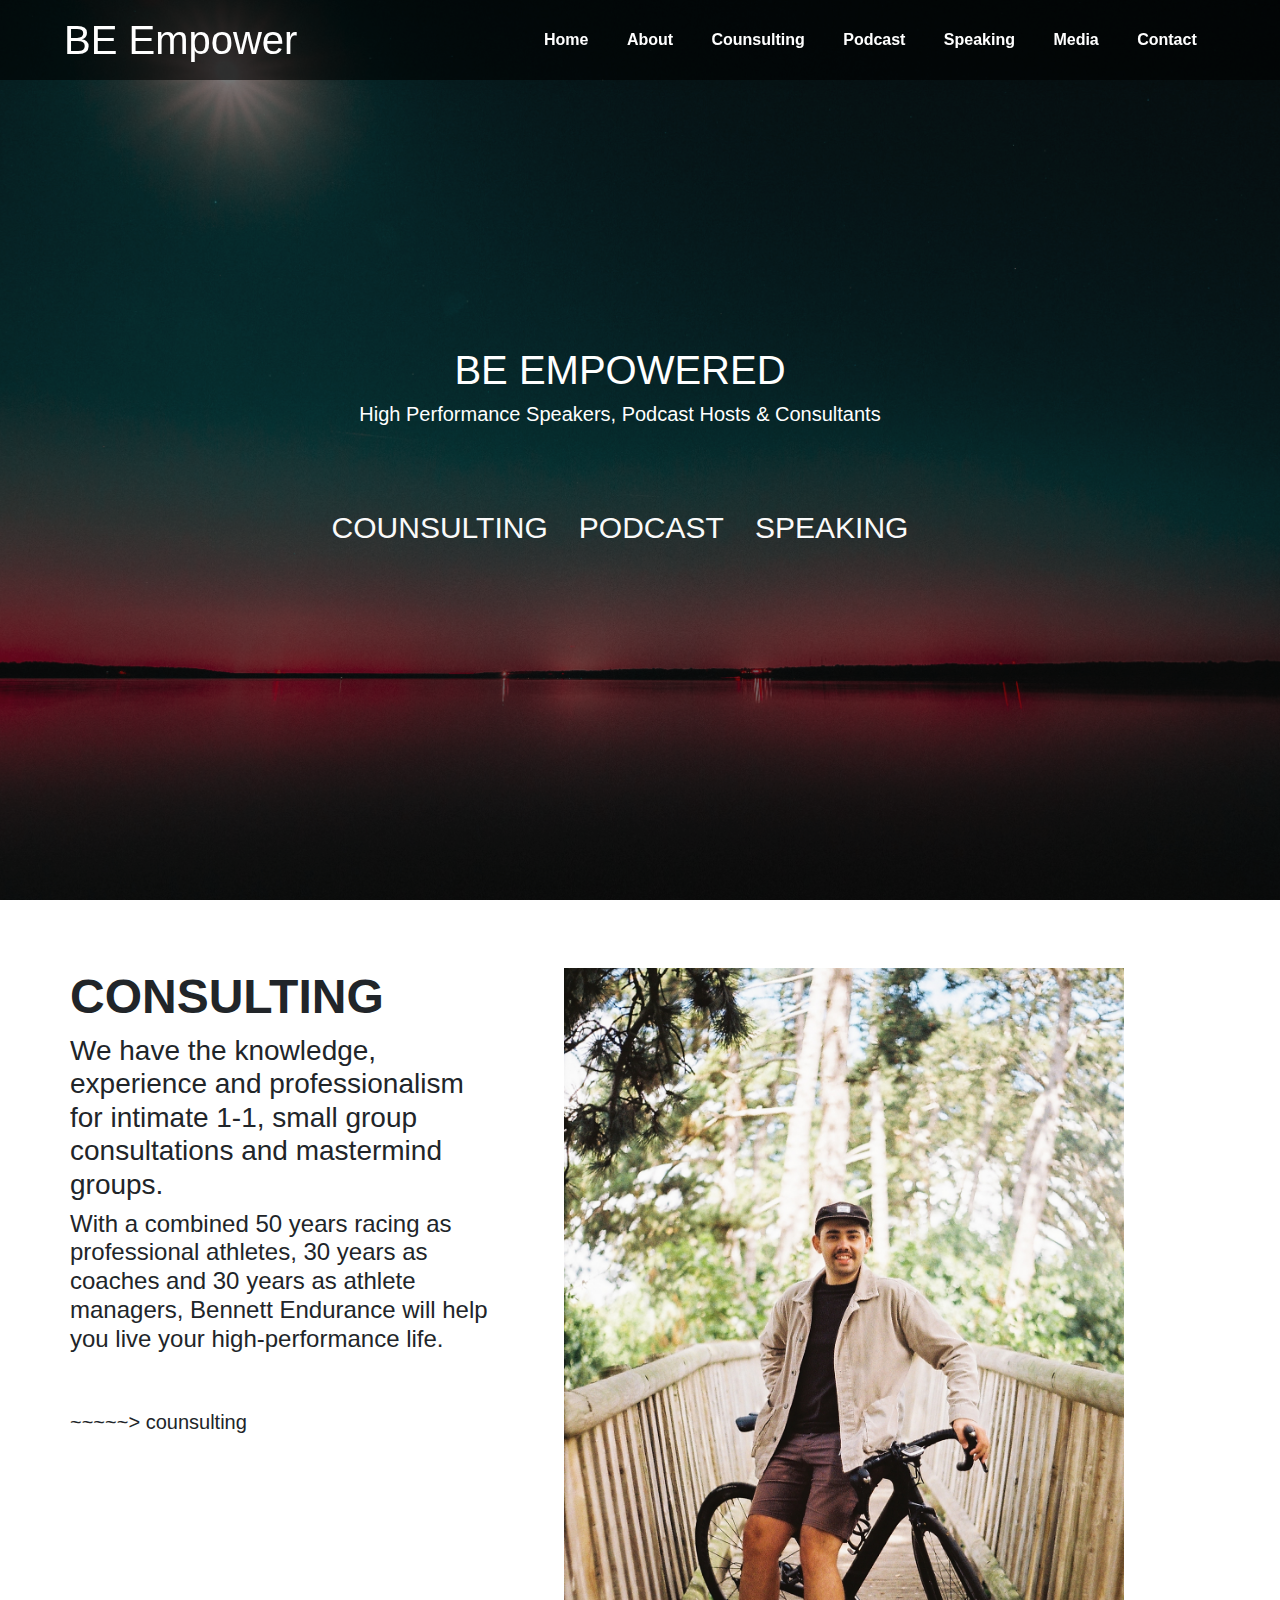
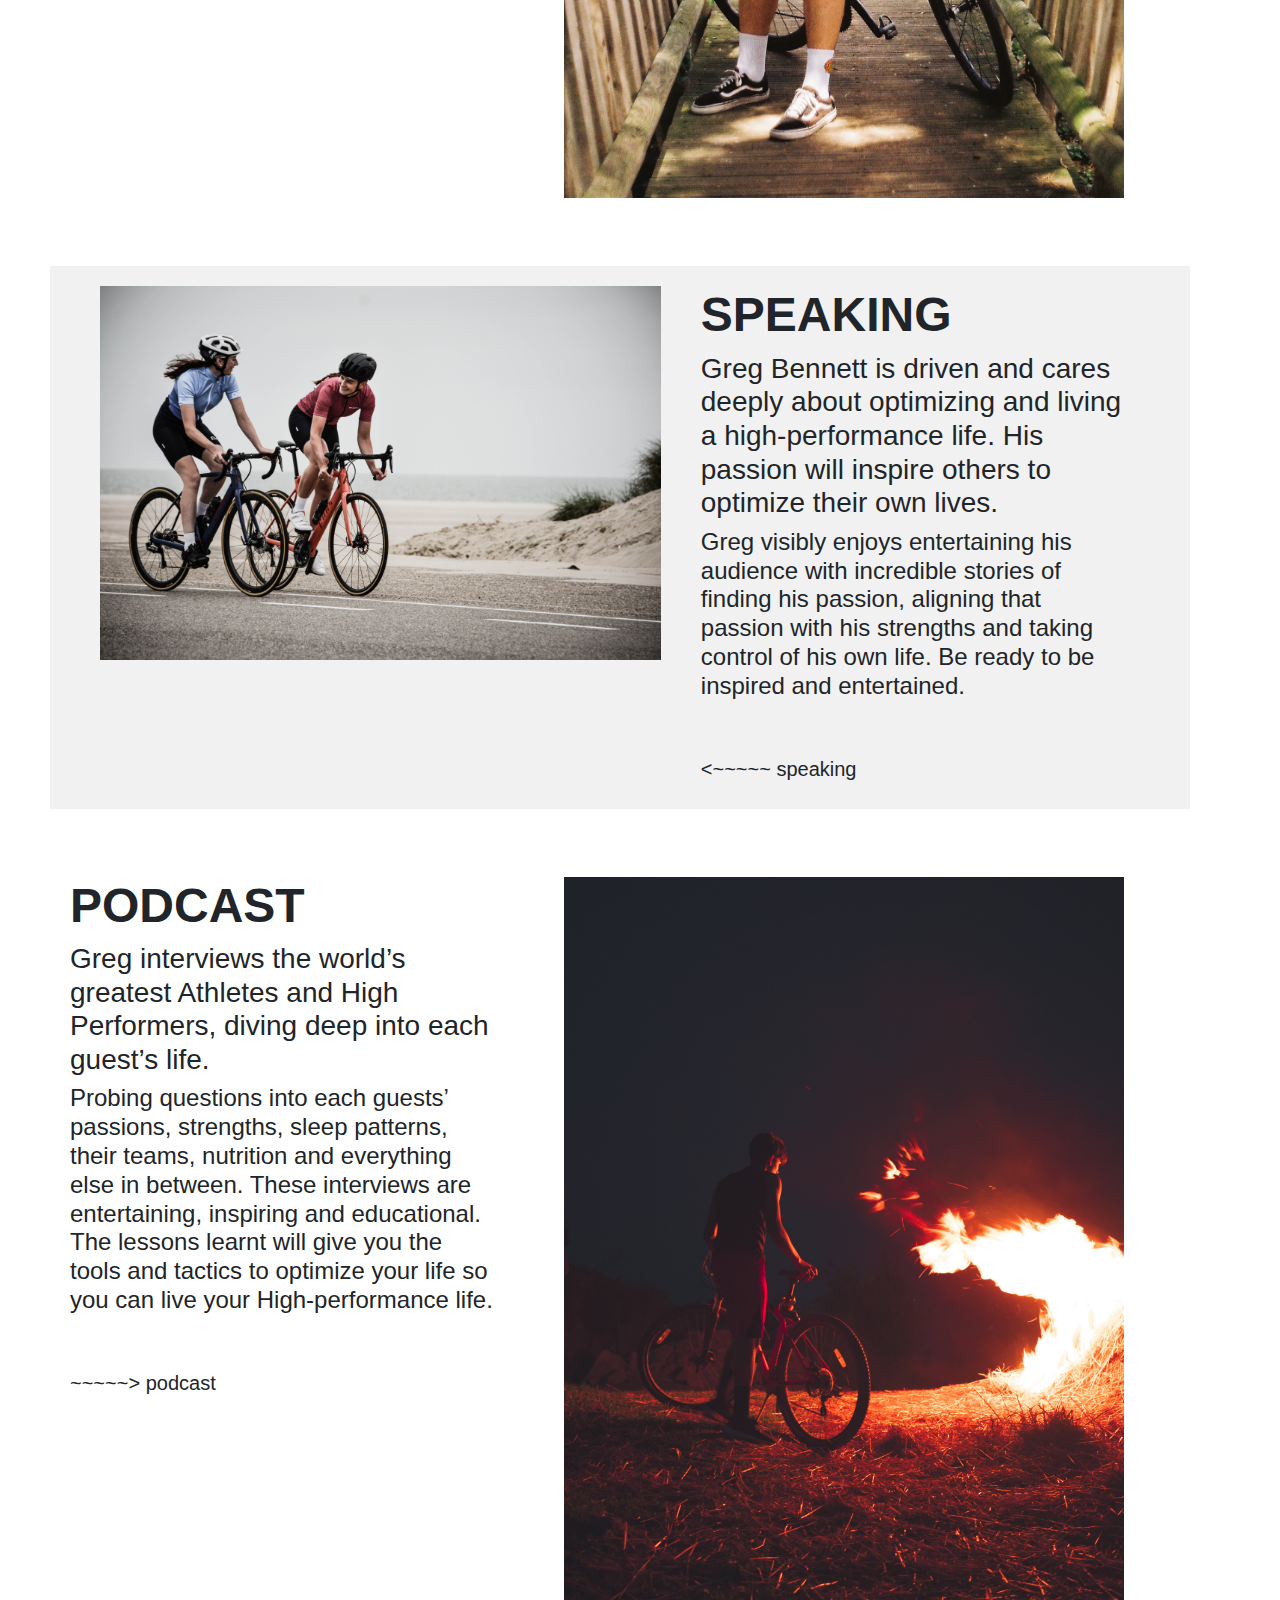
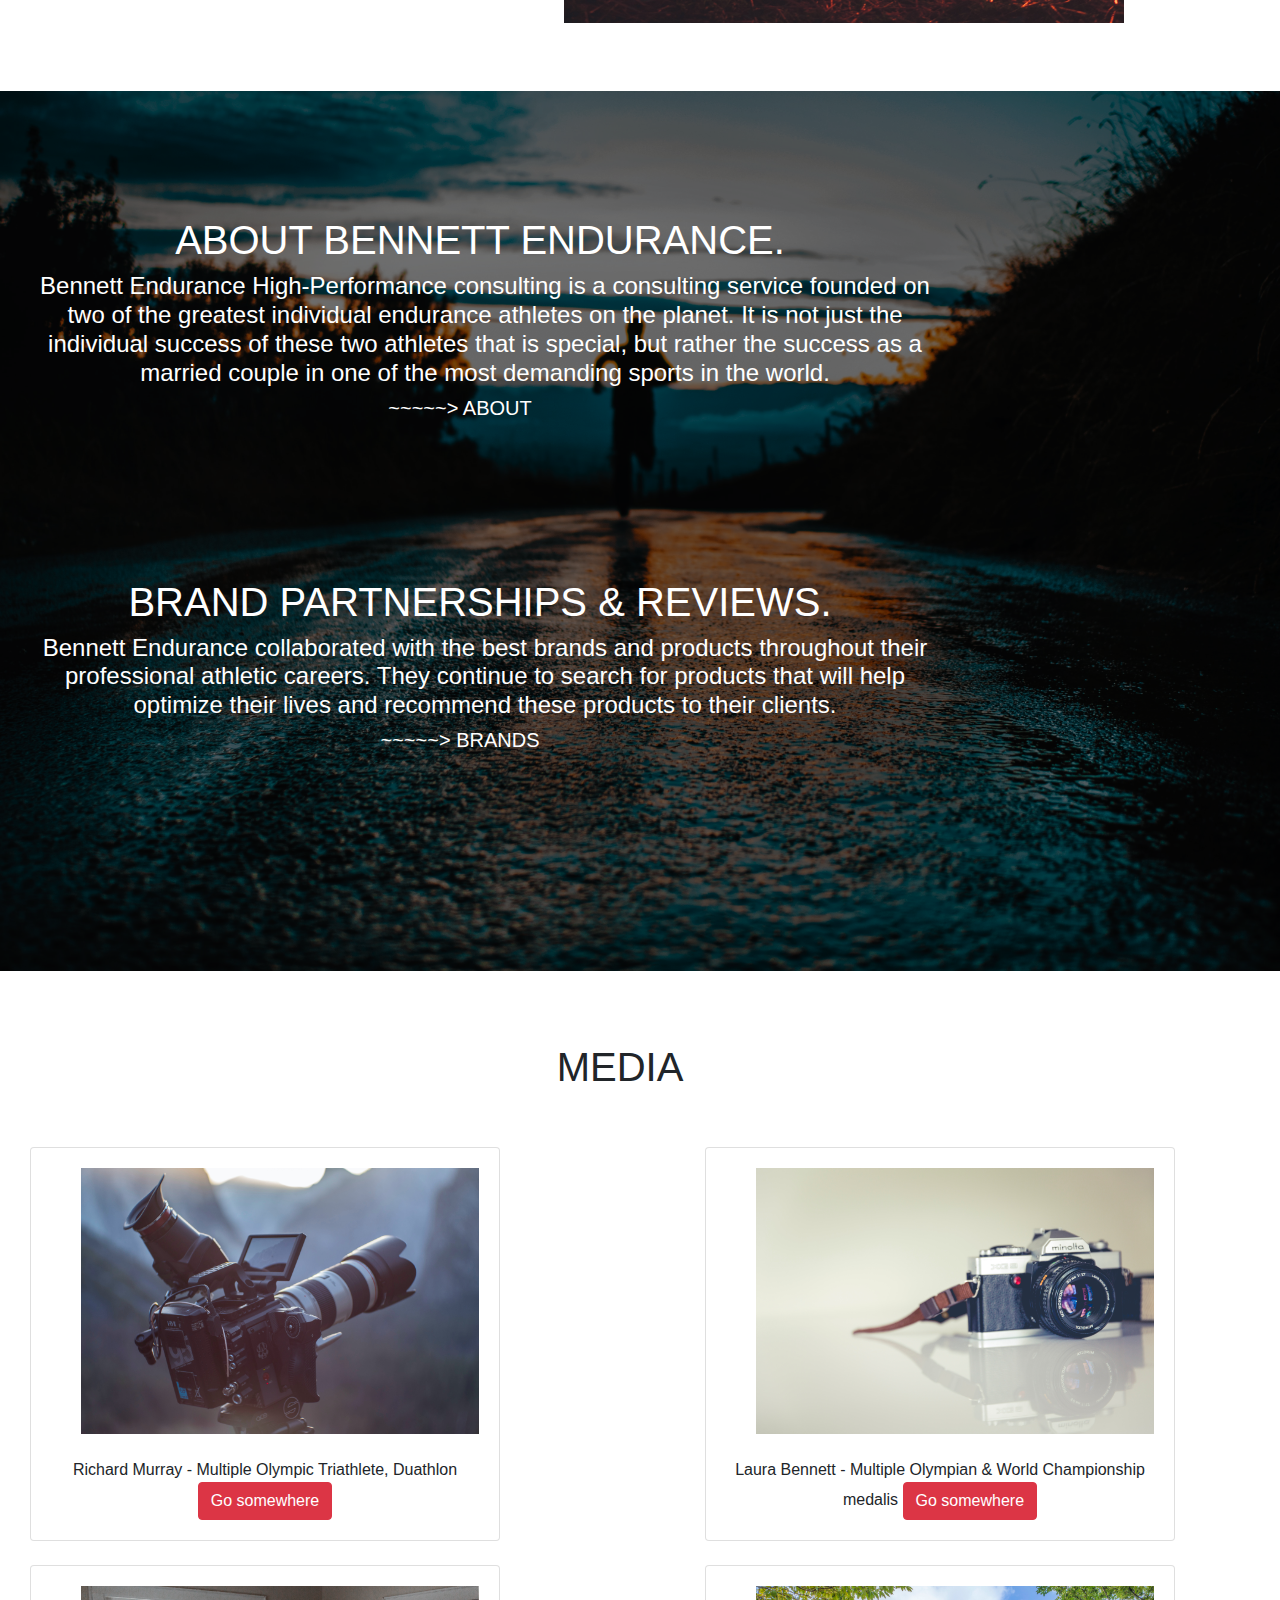
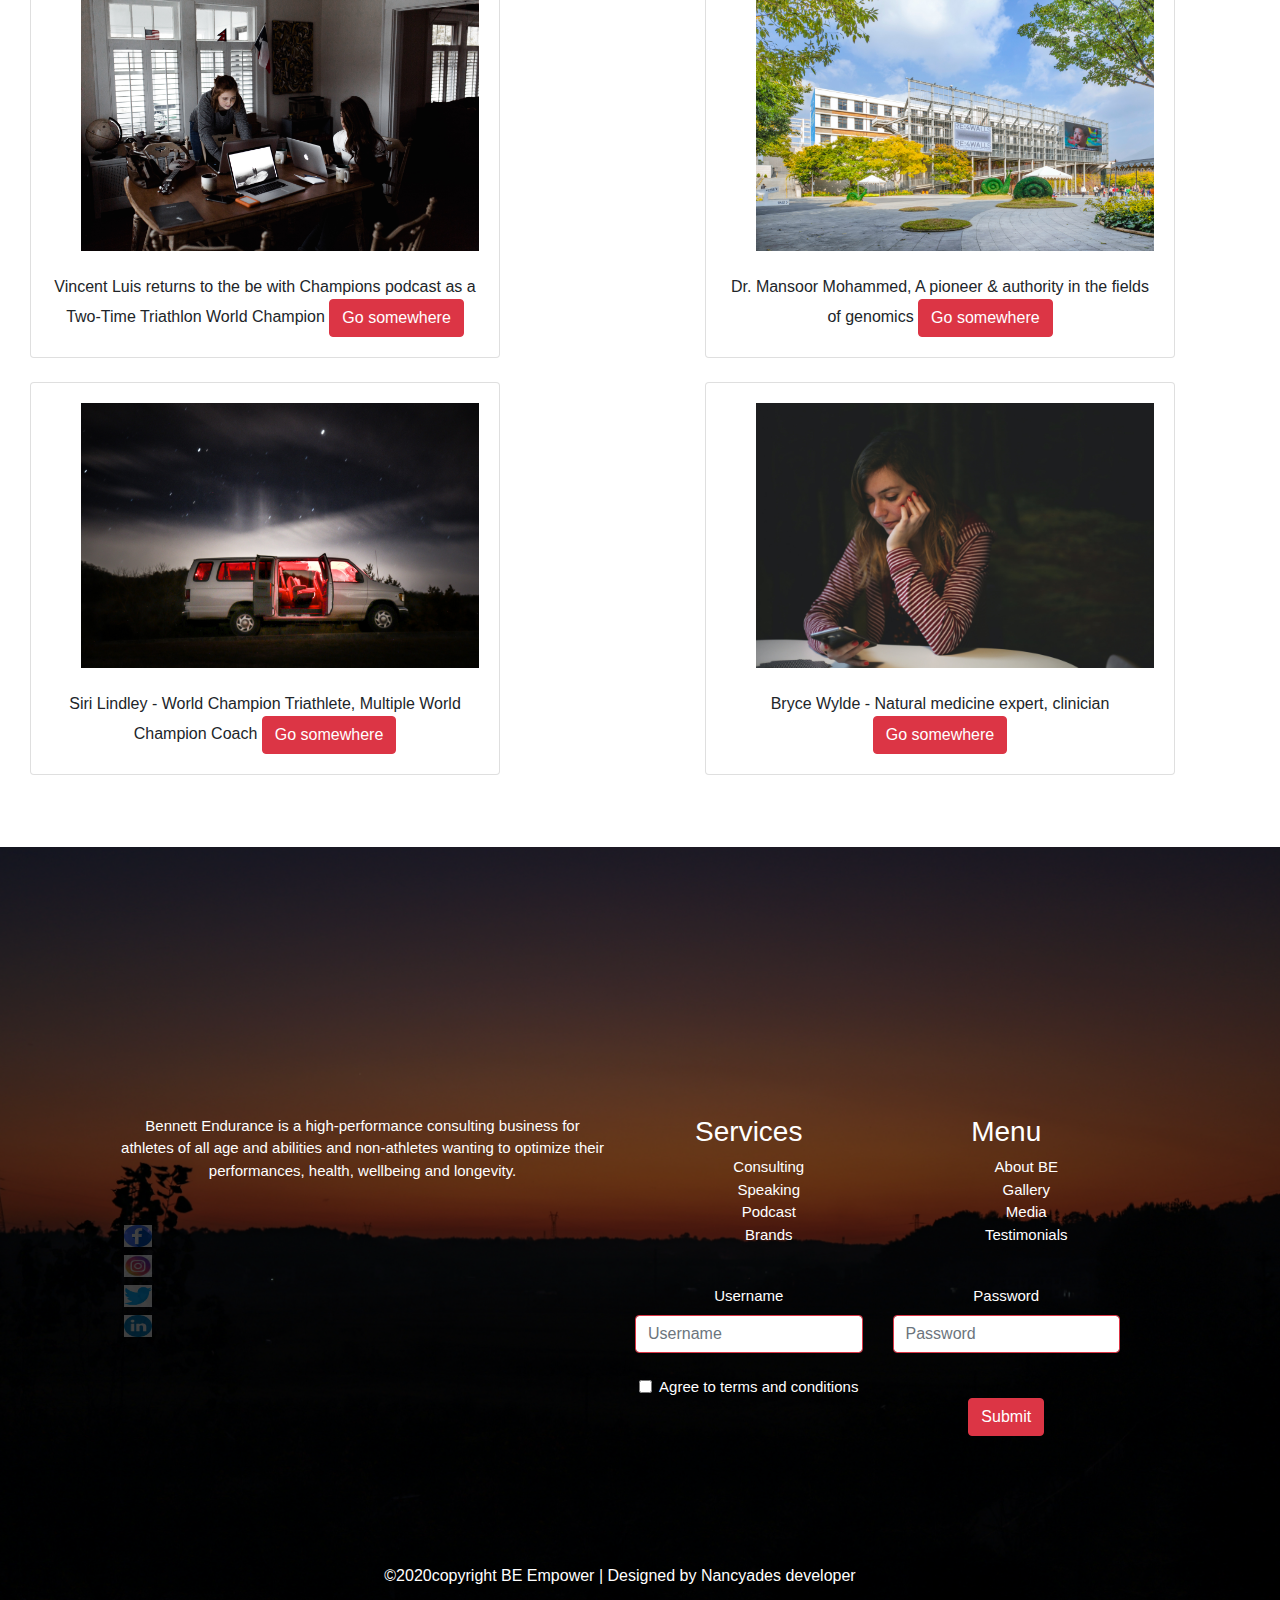
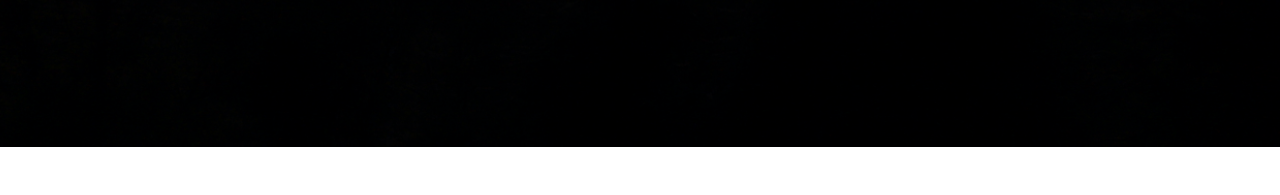
<file: index.html>
<?php
include"power.php";
?>

<!DOCTYPE html>
<html lang="en">
<head>
    <meta charset="UTF-8">
    <meta name="viewport" content="width=device-width, initial-scale=1.0">
    <meta name="viewport" content="width=device-width, initial-scale=1, shrink-to-fit=no">
    <title>empower</title>
    <link rel="stylesheet" href="https://maxcdn.bootstrapcdn.com/bootstrap/4.0.0/css/bootstrap.min.css" integrity="sha384-Gn5384xqQ1aoWXA+058RXPxPg6fy4IWvTNh0E263XmFcJlSAwiGgFAW/dAiS6JXm" crossorigin="anonymous">
    <link rel="stylesheet" href="style.css">
</head>
<body>
    <!--***********************top*********************************************-->
   
        
    <div class="background">
        <img src="assets/bg.jpg" alt="">
        <header>
          <nav>
            <input id="nav-toggle" type="checkbox">
           <label class="logo">BE Empower</label>
           <ul class="links">
               <a href="index.html" class="active">Home</a>
               <a href="about.html"><li>About</li></a>
               <a href=""><li>Counsulting</li></a>
               <a href=""><li>Podcast</li></a>
               <a href=""><li>Speaking</li></a>
               <a href=""><li>Media</li></a>
               <a href=""><li>Contact</li></a>   
           </ul>
          <label for="nav-toggle" class="icon-burger">
            <div class="line"></div>
            <div class="line"></div>
            <div class="line"></div>
          </label>
       </nav>
       </header>
       
    
        <div class="content">
                <h1>BE EMPOWERED</h1>
                <h5>High Performance Speakers, Podcast Hosts & Consultants</h5>
             <br>
        <div class="links">
               <span><a href="">COUNSULTING</a></span>
               <span><a href="">PODCAST</a></span> 
               <span><a href="">SPEAKING</a></span>  
        </div>
        </div> 
    </div><br><br>


    <!--****************************middle********************************************-->
  <!-- leftside conent -->
<div class="container">
   
    <div class="row">
            <div class="column-66">
                <h1 class="large-font"><b>CONSULTING</b></h1>
                <h3> We have the knowledge, experience and 
                     professionalism for intimate 1-1, small 
                     group consultations and mastermind groups.</h3> 
                <h4> With a combined 50 years racing as professional 
                     athletes, 30 years as coaches and 30 years as 
                     athlete managers, Bennett Endurance will help 
                     you live your high-performance life.</h4> <br><br>
                <h5>~~~~~> <span>counsulting</span></h5>
            </div>
            <div class="column-33">
                <img src="assets/speaking.jpg" width="700" >
            </div>    
    </div> 
  </div> <br><br>
  
<!-- rightside content -->
<div class="container" style="background-color:#f1f1f1">
    <div class="row">
        <div class="column-33">
           <img src="assets/consulting.jpg" alt="App" width="700" >
        </div>
        <div class="column-66">
            <h1 class="large-font"><b>SPEAKING</b></h1>
            <h3>Greg Bennett is driven and cares deeply about 
                optimizing and living a high-performance life. 
                His passion will inspire others to optimize their own lives.</h3>
            <h4>Greg visibly enjoys entertaining his audience 
                with incredible stories of finding his passion, 
                aligning that passion with his strengths and taking 
                control of his own life. Be ready to be
                inspired and entertained.
            </h4> <br><br>
            <h5><~~~~~ <span>speaking</span></h5>
        </div>
    </div>
</div><br><br>

<!-- leftside content -->
<div class="container">
    <div class="row">
        <div class="column-66">
            <h1 class="large-font"><b>PODCAST</b></h1>
            <h3>Greg interviews the world’s greatest 
                Athletes and High Performers, diving 
                deep into each guest’s life.</h3>
            <h4>Probing questions into each guests’ 
                passions, strengths, sleep patterns, 
                their teams, nutrition and everything 
                else in between. These interviews are 
                entertaining, inspiring and educational. 
                The lessons learnt will give you the tools and 
                tactics to optimize your life so you can live 
                your High-performance life. </h4> <br> <br>
            <h5>~~~~~> <span>podcast</span></h5>
        </div>
        <div class="column-33">
            <img src="assets/podcast.jpg" width="700" >
        </div>
    </div>
</div><br><br>

<!--*****************************next portion***********************************************-->
<div class="about">
    <img src="assets/bg1.jpg" alt="">
    <div class="text"><br>
    <h1>ABOUT BENNETT ENDURANCE.</h1>
    <h4>Bennett Endurance High-Performance consulting 
        is a consulting service founded on two of the 
        greatest individual endurance athletes on the planet. 
        It is not just the individual success of these two 
        athletes that is special, but rather the success as a 
        married couple in one of the most demanding sports in the world.
    </h4> 
    <h5>~~~~~> <span>ABOUT</span></h5> <br><br>

    <h1>BRAND PARTNERSHIPS & REVIEWS.</h1>
    <h4>Bennett Endurance collaborated with 
        the best brands and products throughout 
        their professional athletic careers. They 
        continue to search for products that will help 
        optimize their lives and recommend these products to 
        their clients.</h4>
    <h5>~~~~~> <span>BRANDS</span></h5> <br><br>
    </div> <br> 
 </div> <br><br><br>

<!--****************************************** *nextportion********************************************--> 
<center>
 <h1>MEDIA</h1> <br> <br>
</center>
 <div class="row">
    <div class="col-sm-6">
      <div class="box">
        <div class="card text-center">
          <div class="card-body">
            <img src="assets/1.jpg" alt=""><br>
            Richard Murray - Multiple Olympic Triathlete, Duathlon
            <a href="#" class="btn btn-danger">Go somewhere</a>
          </div>
       </div>
      </div>
    </div>
    <div class="col-sm-6">
      <div class="box">
        <div class="card text-center">
          <div class="card-body">
            <img src="assets/2.jpg" alt=""><br>
            Laura Bennett - Multiple Olympian & World Championship medalis
            <a href="#" class="btn btn-danger">Go somewhere</a>
          </div>
        </div>
      </div>
    </div>
  </div><br>


  <div class="row">
    <div class="col-sm-6">
      <div class="box">
        <div class="card text-center">
          <div class="card-body">
            <img src="assets/3.jpg" alt=""><br>
            Vincent Luis returns to the be with Champions podcast as a Two-Time Triathlon World Champion
            <a href="#" class="btn btn-danger">Go somewhere</a>
          </div>
        </div>
      </div>
    </div>
    <div class="col-sm-6">
      <div class="box">
        <div class="card text-center">
          <div class="card-body">
            <img src="assets/4.jpg" alt=""><br>
            Dr. Mansoor Mohammed, A pioneer & authority in the fields of genomics 
            <a href="#" class="btn btn-danger">Go somewhere</a>
          </div>
        </div>
      </div>
    </div>
  </div> <br>

  <div class="row">
    <div class="col-sm-6">
      <div class="box">
        <div class="card text-center">
          <div class="card-body">
            <img src="assets/6.jpg" alt=""><br>
            Siri Lindley - World Champion Triathlete, Multiple World Champion Coach
            <a href="#" class="btn btn-danger">Go somewhere</a>
          </div>
        </div>
      </div>
    </div>
    <div class="col-sm-6">
      <div class="box">
        <div class="card text-center">
          <div class="card-body">
            <img src="assets/8.jpg" alt=""><br>
            Bryce Wylde - Natural medicine expert, clinician
            <a href="#" class="btn btn-danger">Go somewhere</a>
          </div>
        </div>
      </div>
    </div>
  </div> <br><br><br>

  <!--*****************************************************end****************************************************************************-->
  
  <div class="end">
      
    <img src="assets/sky.jpg" alt="" class="img">

    <div class="custom"><br><br><br><br><br>
           <div class="row">
               <div class="col-sm-6">
                <p>Bennett Endurance is a high-performance 
                    consulting business for athletes of all 
                    age and abilities and non-athletes wanting 
                    to optimize their performances, health, 
                    wellbeing and longevity.</p><br>
                    <span><a href=""><img src="assets/fb.jpeg" alt=""width="60px" height="30px"></a></span>
                    <span><a href=""><img src="assets/insta.jpeg" alt=""width="60px" height="30px"></a></span> 
                    <span><a href=""><img src="assets/twit.jpeg" alt=""width="60px" height="30px"></a></span>  
                       <span><a href=""><img src="assets/link.jpeg" alt=""width="60px" height="30px"></a></span>  
                    <br><br><br><br><br><br><br>
                </div>
               <div class="col-sm-3">
                <h3>Services</h3>
                <ul>
                    <li> <a href=""> Consulting</a></li>
                    <li> <a href="">Speaking</a> </li>
                    <li> <a href="">Podcast</a> </li>
                    <li> <a href=""> Brands</a></li>
                </ul> <br> 
                <form method="POST">
                    <label for="validationServerUsername">Username</label>
                    <div class="input-group">
                      <input type="text"name="username" class="form-control is-invalid" id="validationServerUsername" placeholder="Username" aria-describedby="inputGroupPrepend3" required>
                    </div> <br>
                      

                    <div class="form-check">
                        <input class="form-check-input"  type="checkbox" value="" id="invalidCheck2" required>
                        <label class="form-check-label" for="invalidCheck2">
                          Agree to terms and conditions
                        </label>
                      </div>

                    
                </form>  
                  
            </div>
            <div class="col-sm-3">
                <h3>Menu</h3>
                <ul>
                    <li> <a href=""> About BE</a></li>
                    <li> <a href="">Gallery</a> </li>
                    <li> <a href="">Media</a> </li>
                    <li> <a href=""> Testimonials</a></li>
                </ul> <br>
                <form method="POST">
                    <label for="validationServer04">Password</label>
                      <input type="password" name="pass" class="form-control is-invalid" id="validationServer04" placeholder="Password" required>
                     <br><br>
                     <button class="btn btn-danger" type="submit">Submit</button>
                </form>          
            </div>
           </div> <br><br><br>
           <h6> &copy;2020copyright BE Empower | Designed by Nancyades developer </h6>  
    
    </div>  
   
</div><br><br>

  





    

<!--<script src="power.php"></script>-->
<script src="https://code.jquery.com/jquery-3.2.1.slim.min.js" integrity="sha384-KJ3o2DKtIkvYIK3UENzmM7KCkRr/rE9/Qpg6aAZGJwFDMVNA/GpGFF93hXpG5KkN" crossorigin="anonymous"></script>
<script src="https://cdnjs.cloudflare.com/ajax/libs/popper.js/1.12.9/umd/popper.min.js" integrity="sha384-ApNbgh9B+Y1QKtv3Rn7W3mgPxhU9K/ScQsAP7hUibX39j7fakFPskvXusvfa0b4Q" crossorigin="anonymous"></script>
<script src="https://maxcdn.bootstrapcdn.com/bootstrap/4.0.0/js/bootstrap.min.js" integrity="sha384-JZR6Spejh4U02d8jOt6vLEHfe/JQGiRRSQQxSfFWpi1MquVdAyjUar5+76PVCmYl" crossorigin="anonymous"></script>
</body>
</html>
</file>
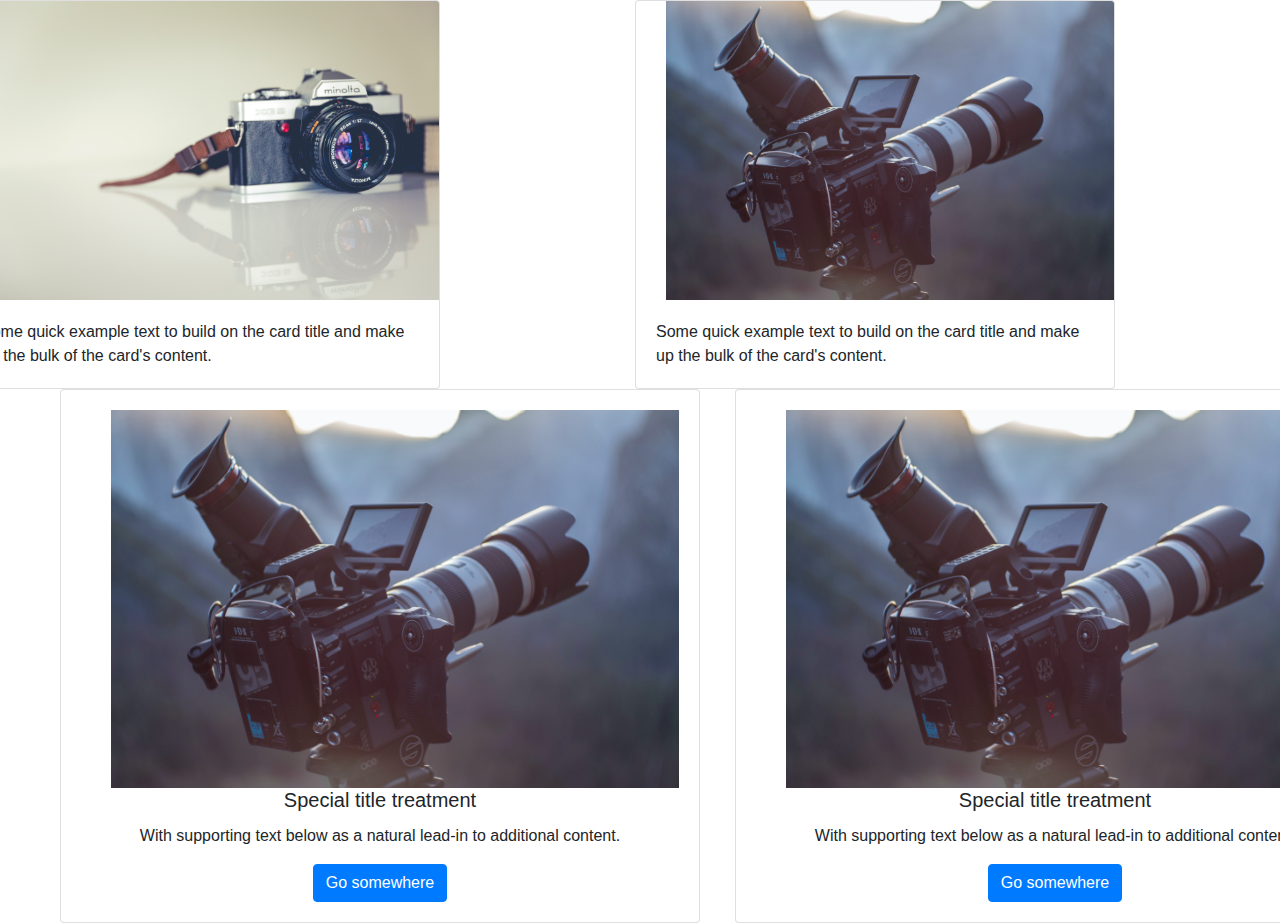
<file: demo.html>
<!DOCTYPE html>
<html>
<head>
  <meta charset="UTF-8">
  <meta name="viewport" content="width=device-width, initial-scale=1.0">
  <meta name="viewport" content="width=device-width, initial-scale=1, shrink-to-fit=no">
  <title>empower</title>
  <link rel="stylesheet" href="https://maxcdn.bootstrapcdn.com/bootstrap/4.0.0/css/bootstrap.min.css" integrity="sha384-Gn5384xqQ1aoWXA+058RXPxPg6fy4IWvTNh0E263XmFcJlSAwiGgFAW/dAiS6JXm" crossorigin="anonymous">
  <link rel="stylesheet" href="style.css">
  <style>

  </style>
</head>
<body>
  <div id="gallery" style="box-shadow: 8px tomato;">
    <div  class="row">
      <div class="col-sm-6">
        <div class="card" style="width: 30rem; padding-left: -10px;">
            <img class="card-img-top" src="assets/2.jpg" alt="Card image cap" width="40rem" height="50px">
              <div class="card-body">
                  <p class="card-text">Some quick example text to build on the card title and make up the bulk of the card's content.</p>
              </div>
        </div>
      </div>
      <div class="col-sm-6">
        <div class="card" style="width: 30rem;">
            <img class="card-img-top" src="assets/1.jpg" alt="Card image cap" width="40px" height="50px">
              <div class="card-body">
                  <p class="card-text">Some quick example text to build on the card title and make up the bulk of the card's content.</p>
              </div>
        </div>
      </div>
    </div>
</div>


<div class="row">
  <div class="col-sm-6">
    <div class="box" style=" width: 40rem; padding-left: 40px;">
      <div class="card text-center" style="width: 40rem;">
        <div class="card-body">
          <img src="assets/1.jpg" alt="">
          <h5 class="card-title">Special title treatment</h5>
          <p class="card-text">With supporting text below as a natural lead-in to additional content.</p>
          <a href="#" class="btn btn-primary">Go somewhere</a>
        </div>
      </div>
    </div>
  </div>
  <div class="col-sm-6">
    <div class="box" style=" width: 40rem; padding-left: 40px;">
      <div class="card text-center" style="width: 40rem;">
        <div class="card-body">
          <img src="assets/1.jpg" alt="">
          <h5 class="card-title">Special title treatment</h5>
          <p class="card-text">With supporting text below as a natural lead-in to additional content.</p>
          <a href="#" class="btn btn-primary">Go somewhere</a>
        </div>
      </div>
    </div>
  </div>
</div>









</body>
</html>
























  <!--<style>
   .dp-scroll-wrapper{
     position: fixed;
     width: 100%;
     top: 100px;
     left: 0;
     margin-left: 0;
     z-index: 9999;
   }
   .dp-scroll-text  p{
     margin: 0px;
     font-size: 60px;
     text-align: center;
     color: #ff0000;
     position: absolute;
     top: 0;
     left: 0;
     width: 100%;
     white-space: nowrap;
     opacity: 0;
     margin-top: 0;
     text-transform: capitalize;
   }
   .dp-scroll-text{
     height: 150px;
   }
   body{
     background: black;
   }
   .dp-scroll-text :nth-child(1){
     opacity: 1;
     transform: translate(0%, 0%) matrix(1,0,0,1,0,0);
   }
   .dp-scroll-text :nth-child(2){
     opacity: o.75;
     transform: translate(0%, 100%) matrix(0.9,0,0.9,0,0);
     color: white;
   }
   .dp-scroll-text :nth-child(3){
     opacity: 0.5;
     transform: translate(0%, 200%) matrix(0.8,0,0,0.8,0,0) scale(0.8,0.8);
   }
   .dp-scroll-text :nth-child(4){
     opacity: 0.5;
     transform: translate(0%, 300%) matrix(0.7,0,0,0.7,0,0) scale(0.7,0.7);
     color: white;
   }
   .dp-scroll-text :nth-child(5){
     opacity: 0;
     transform: translate(0%, 400%) matrix(0.5,0,0,0.5,0,0) scale(0.8,0.8);
   }
  </style>
</head>
<body>
  <div class="dp-scroll-wrapper">
    <div class="dp-scroll-text">
      <h1 class="dp-animation-hide">ABOUT BENNETT ENDURANCE.</h1>
      <p class="dp-run-script dp-animate-1">Bennett Endurance High-Performance consulting</p>
      <p class="dp-run-script dp-animate-2"> is a consulting service founded</p>
      <p class="dp-run-script dp-animate-3">Two of the greatest individual endurance athletes on the planet. </p>
      <p class="dp-run-script dp-animate-4">It is not just the individual success of these two athletes </p>
      
     
      
      <p class="dp-run-script dp-animate-7"></p>
      <p class="dp-run-script dp-animate-8"></p>-->
    <!--</div>
  </div>

  <script src="https://code.jquery.com/jquery-3.5.1.js"></script>
</body>
</html>-->


<!--<div class="about">
  <img src="assets/bg1.jpg" alt="">
  <div class="text"><br>
  <h1>ABOUT BENNETT ENDURANCE.</h1>
  <h4 style="padding-left: 350px;">Bennett Endurance High-Performance consulting 
      is a consulting service founded on two of the 
      greatest individual endurance athletes on the planet. 
      It is not just the individual success of these two 
      athletes that is special, but rather the success as a 
      married couple in one of the most demanding sports in the world.
  </h4> 
  <h5>~~~~~> <span>ABOUT</span></h5> <br><br>

  <h1>BRAND PARTNERSHIPS & REVIEWS.</h1>
  <h4 style="padding-left: 350px;">Bennett Endurance collaborated with 
      the best brands and products throughout 
      their professional athletic careers. They 
      continue to search for products that will help 
      optimize their lives and recommend these products to 
      their clients.</h4>
  <h5>~~~~~> <span>BRANDS</span></h5> <br><br>
  </div> <br> 
</div>-->
</file>
<file: style.css>
body{
    margin: 0;
    position: relative;
    margin-left: -40px;
    box-sizing: border-box; 
  
}
nav{
  position: fixed;
  z-index: 10;
  left: 0;
  right: 0;
  top: 0;
  padding: 0 5%;
  height: 80px;
  background-color:  rgba(0,0,0,.6);
}
nav .logo{
 float: left;
 width: 40%;
 height: 100%;
 display: flex;
 align-items: center;
 font-size: 40px;
 color: white;
} 

nav .links{
  float: right;
  padding: 0;
  margin: 0;
  width: 60%;
  height: 100%;
  display: flex;
  justify-content: space-around;
  align-items: center;
}
nav .links li{
  list-style: none;
}
nav .links a{
  display: block;
  padding: 1em;
  font-size: 16px;
  font-weight: bold;
  color: #ffffff;
  text-decoration: none; 
}
nav .links a:hover{
   color: red;
   background: black;
 }
#nav-toggle{
  position: absolute;
  top: -100px;
}
nav .icon-burger{
  display: none;
  position: absolute;
  right: 5%;
  top: 50%;
  transform: translate(-50%);
}
nav .icon-burger .line{
  width: 30px;
  height: 5px;
  background-color:#ffffff;
  margin: 5px;
  border-radius:3px;
}
@media screen and (max-width: 768px){
nav .logo{
  float: none;
  width: auto;
  justify-content: center;
  padding-top: 15px;
 }
 nav .links{
   float: none;
   position: fixed;
   z-index: 9;
   left: 0;
   right: 0;
   top: 80px;
   bottom: 100%;
   width: auto;
   height: auto;
   flex-direction: column;
   justify-content: space-evenly;
   background-color: rgba(0,0,0,.8);
   overflow: hidden;
   transition: all.5s ease-in-out;
 }
 nav .links a{
   font-size: 20px;
 }
 nav .links a:hover{
   color: red;
   background: black;
 }
 nav :checked~ .links{
   bottom: 0;
 }
 nav .icon-burger {
   display: block;
 }
 nav :checked ~ .icon-burger .line:nth-child(1){
  transform: translateY(10px) rotate(225deg);
 }
 nav :checked ~ .icon-burger .line:nth-child(3){
  transform: translateY(-10px) rotate(-225deg);
 }
 nav :checked ~ .icon-burger .line:nth-child(2){
 opacity: 0;
 }
}

.background{
    position: relative;
    width: 100%;
    height: 100vh;
    background: rgb(12, 12, 12);
    color: white;
    display: flex;
    justify-content: center;
    align-items: center;
    font-size: 40px; 
   
    
}
.background img{
    position: absolute;
    top: 0;
    width: 100%;
    height: 100vh;
    object-fit: cover;
    opacity: 0.45;
   

}
.background .content{ 
    position: relative;
    max-width: 1000px;
    text-align: center;  
}
@media only screen and (max-width:800px) {
  .background .content{
    max-width: 700px;
    padding-left: 45px;
    padding-right: 20px;
  }  
 }
 @media screen and (max-width: 800px){
  .background .content h1{
    padding-left: 10px; 
    padding-right:10px ;
    padding-top: 30px;
   }
  }
.background a{
    text-decoration:none;
    padding: 10px;
    color: rgb(250, 250, 250);
    font-size: 30px;
}
@media screen and (max-width: 600px){
  .background a{
   padding: 30px;
   margin: 30px;
   }
  }

 a:hover{
    color: red;
    cursor: pointer;
}

/*middle*/


  .row:after {
    content: "";
    display: table;
    clear: both
  }
  .column-66 {
    float: left;
    width: 40.66666%;
    padding: 20px;
  }
  @media screen and (max-width: 800px){
    .column-66{
       padding-left: 40px;
     }
    }
    @media screen and (max-width: 800px){
      .column-66 h3{
         padding-left: 40px;
       }
      } 
    @media screen and (max-width: 800px){
      .column-66 h4{
         padding-left: 40px;
       }
      }
       
  .column-33 {
    float: left;
    width: 55.33333%;
    padding: 20px;
  }
  
  .large-font {
    font-size: 48px;
  }
  img {
    display: block;
    height: auto;
    max-width: 100%;
    padding-left: 30px;
  }
  
  @media screen and (max-width: 1000px) {
    .column-66,
    .column-33 {
      width: 100%;
      text-align: center;
    }
    img {
      margin: auto;
    }
  }
  /*next portion*/
  .about{
    position: relative;
    width: 100%;
    height: 55rem;
    background: black;
    color: white;
    display: flex;
    padding-top: 50px;
    font-size: 50px; 
    
}
.about img{
    position: absolute;
    top: 0;
    width: 100%;
    height: 55rem ;
    object-fit: cover;
    opacity: 0.45;

}
.about .text{ 
    position: relative;
    max-width: 1000px;
    text-align: center; 
  
}
.about .text h4{
  padding-left: 70px;
  padding-right: 20px;
}
.about .text h1{
  padding-left: 40px;
}
@media screen and (max-width: 800px){
  .about img{
     height:80rem ;
  }
}
@media screen and (max-width: 800px){
  .about {
    height:80rem ;
  }
}

/*box*/
.box{
  width: 30rem;
  padding-left: 10px;
  margin-left: 60px;
}
.box .card text-center{
  width: 30rem;
}
@media screen and (max-width: 300px){
  .box {
    padding-right: 70px;
  }
}

/*end*/
.end{
  position: relative;
  width: 100%;
  height: 100vh;
  background: black;
  color: white;
  display: flex;
  justify-content: center;
  align-items: center;
  font-size: 15px;   
}
@media screen and (max-width: 800px){
  .end {
    height:80rem ;
  }
}
.end .img{
  position: absolute;
  top: 0;
  width: 100%;
  height: 100vh;
  object-fit: cover;
  opacity: 0.45;
}
@media screen and (max-width: 800px){
  .end img{
    height: 100% ;
  }
}
@media screen and (max-width: 800px){
  #validationServerUsername{
    width: 5rem;
  }
}

.end .custom{ 
  position: relative;
  max-width: 1000px;
  text-align: center; 

}
.end .custom img{
  width: 36px;
  height:  30px;
  padding: 4px;
  opacity: 0.25;
}

.end .custom img:hover{
  opacity: 1;
}
.custom ul{
  list-style-type: none;
}
.custom a{
  color: white;
  text-decoration: none;
}
.custom a:hover{
  color: red;
  background: black;
  cursor: pointer;
}
/*about.html*/

.abouttxt h3{
   background:rgba(232, 223, 255 ,1);
   color: black;
   width: 100%;
   height: 80px;
   padding-left: 25rem;
   padding-top: 20px;
   font-weight: bold;
}

.abouttxt a {
  text-decoration: none;
  border-left-style: solid;
  border-left-width: thick;
  border-color: rgb(29, 29, 243);
  background: rgba(232, 223, 255 ,1);
  font-size: 25px;
  color: rgb(58, 58, 204);
  font-weight: 600;
}
.abouttxt a:hover{
  color: black;
}
/*.abouttxt .list li a{
  border-left-style: solid;
  border-left-width: thick;
  border-color: blue;
  background: red;
}*/
</file>
